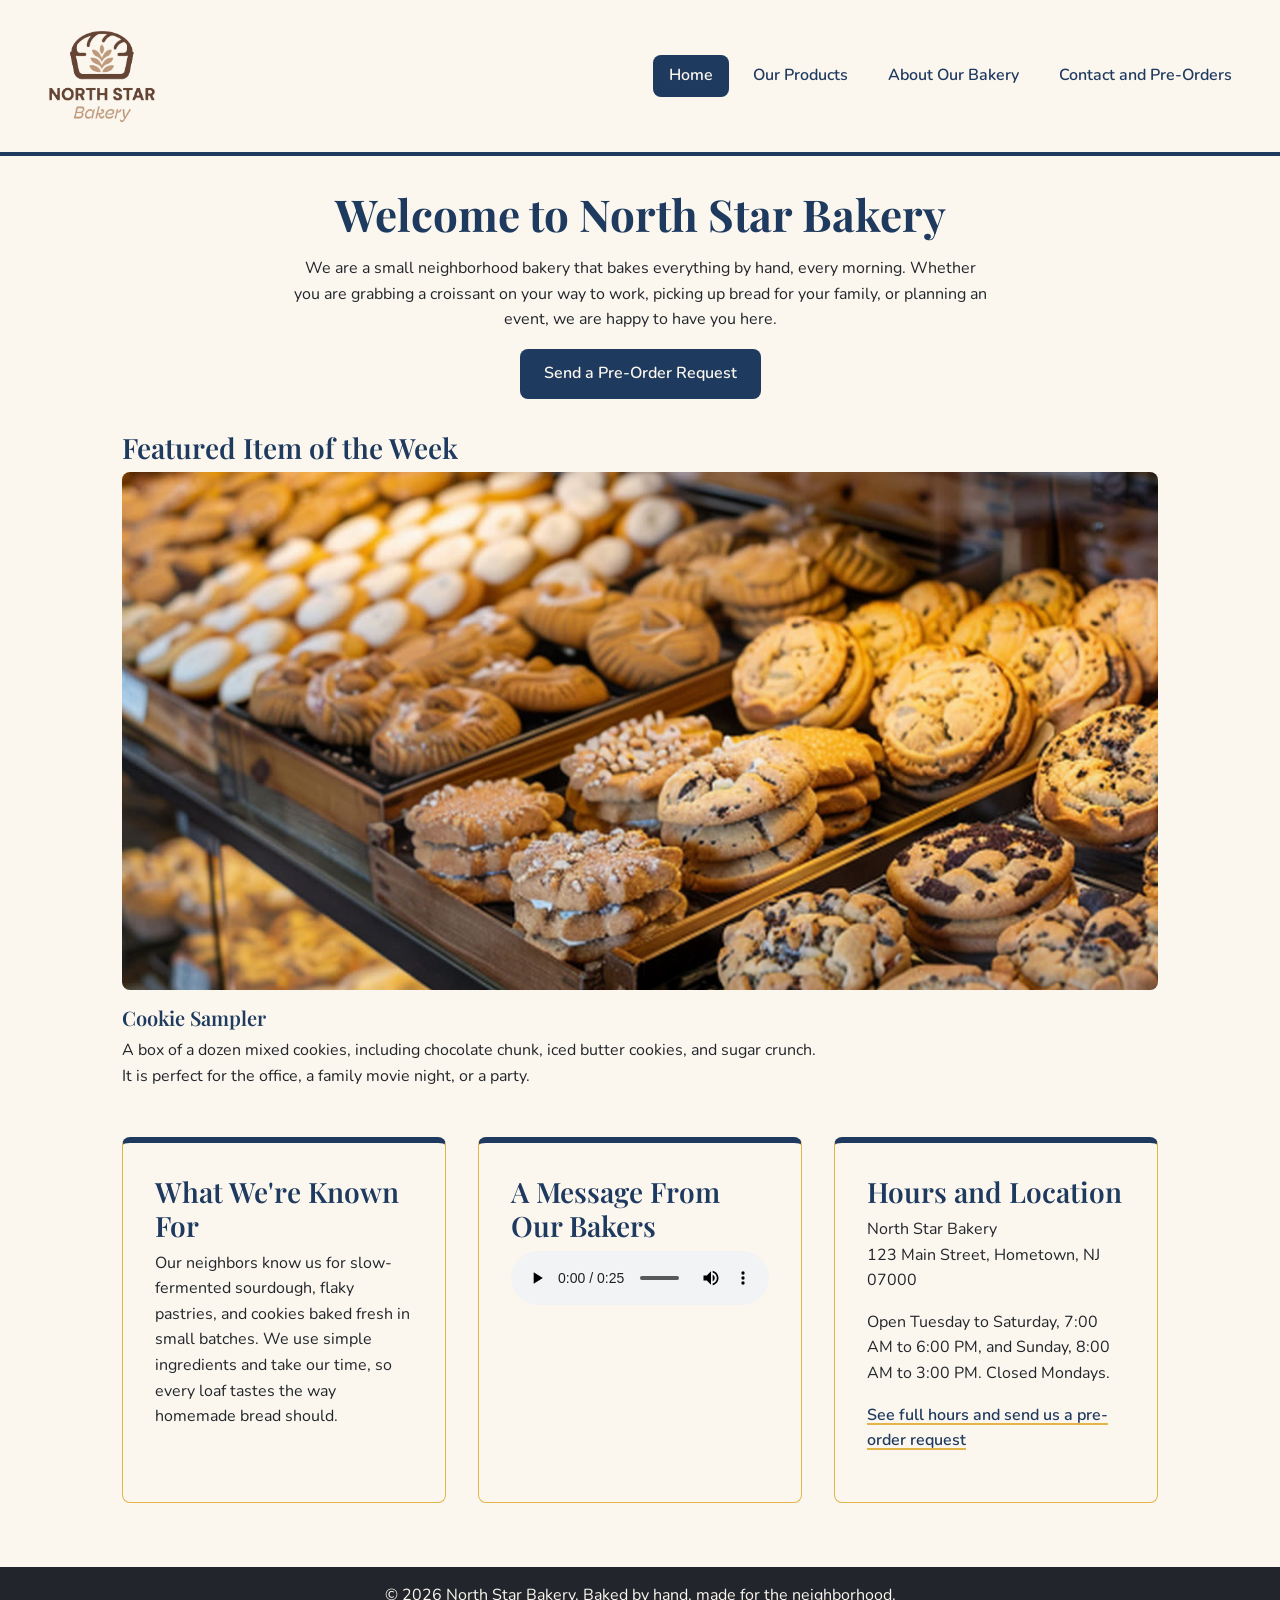
<file: northstar/index.html>
<!DOCTYPE html>
<html lang="en">
<head>
  <meta charset="UTF-8">
  <meta name="viewport" content="width=device-width, initial-scale=1.0">
  <title>Home | North Star Bakery</title>
  <link rel="preconnect" href="https://fonts.googleapis.com">
  <link rel="preconnect" href="https://fonts.gstatic.com" crossorigin>
  <link href="https://fonts.googleapis.com/css2?family=Nunito:wght@400;600;700&family=Playfair+Display:wght@600;700&display=swap" rel="stylesheet">
  <link rel="stylesheet" href="styles.css">
</head>
<body>
  <header class="site-header">
    <a href="index.html" class="logo-link">
      <img src="bakery-logo.png" alt="North Star Bakery logo, a brown loaf of bread with a wheat stalk inside" class="logo" width="200">
    </a>
    <nav aria-label="Main navigation">
      <ul class="nav-list">
        <li><a href="index.html" aria-current="page">Home</a></li>
        <li><a href="products.html">Our Products</a></li>
        <li><a href="about.html">About Our Bakery</a></li>
        <li><a href="contact.html">Contact and Pre-Orders</a></li>
      </ul>
    </nav>
  </header>

  <main>
    <section class="intro">
      <h1>Welcome to North Star Bakery</h1>
      <p>We are a small neighborhood bakery that bakes everything by hand, every morning. Whether you are grabbing a croissant on your way to work, picking up bread for your family, or planning an event, we are happy to have you here.</p>
      <p><a href="contact.html" class="button">Send a Pre-Order Request</a></p>
    </section>

    <section class="feature">
      <h2>Featured Item of the Week</h2>
      <div class="feature-content">
        <picture>
          <source media="(min-width: 768px)" srcset="bakery-feature-large.jpg">
          <img src="bakery-feature-small.jpg" alt="Display case filled with fresh chocolate chip cookies, iced cookies, and sugar-topped sandwich cookies" width="600">
        </picture>
        <div class="feature-text">
          <h3>Cookie Sampler</h3>
          <p>A box of a dozen mixed cookies, including chocolate chunk, iced butter cookies, and sugar crunch. It is perfect for the office, a family movie night, or a party.</p>
        </div>
      </div>
    </section>

    <div class="card-row">
      <section class="card">
        <h2>What We're Known For</h2>
        <p>Our neighbors know us for slow-fermented sourdough, flaky pastries, and cookies baked fresh in small batches. We use simple ingredients and take our time, so every loaf tastes the way homemade bread should.</p>
      </section>

      <section class="card">
        <h2>A Message From Our Bakers</h2>
        <audio controls>
          <source src="bakery-welcome.mp3" type="audio/mpeg">
          Your browser does not support the audio element. In this welcome message, our bakers say hello, invite you to visit the shop, and remind you that pre-orders can be placed on our contact page.
        </audio>
      </section>

      <section class="card">
        <h2>Hours and Location</h2>
        <p>North Star Bakery<br>
        123 Main Street, Hometown, NJ 07000</p>
        <p>Open Tuesday to Saturday, 7:00 AM to 6:00 PM, and Sunday, 8:00 AM to 3:00 PM. Closed Mondays.</p>
        <p><a href="contact.html">See full hours and send us a pre-order request</a></p>
      </section>
    </div>
  </main>

  <footer class="site-footer">
    <p>&copy; 2026 North Star Bakery. Baked by hand, made for the neighborhood.</p>
  </footer>
</body>
</html>
</file>
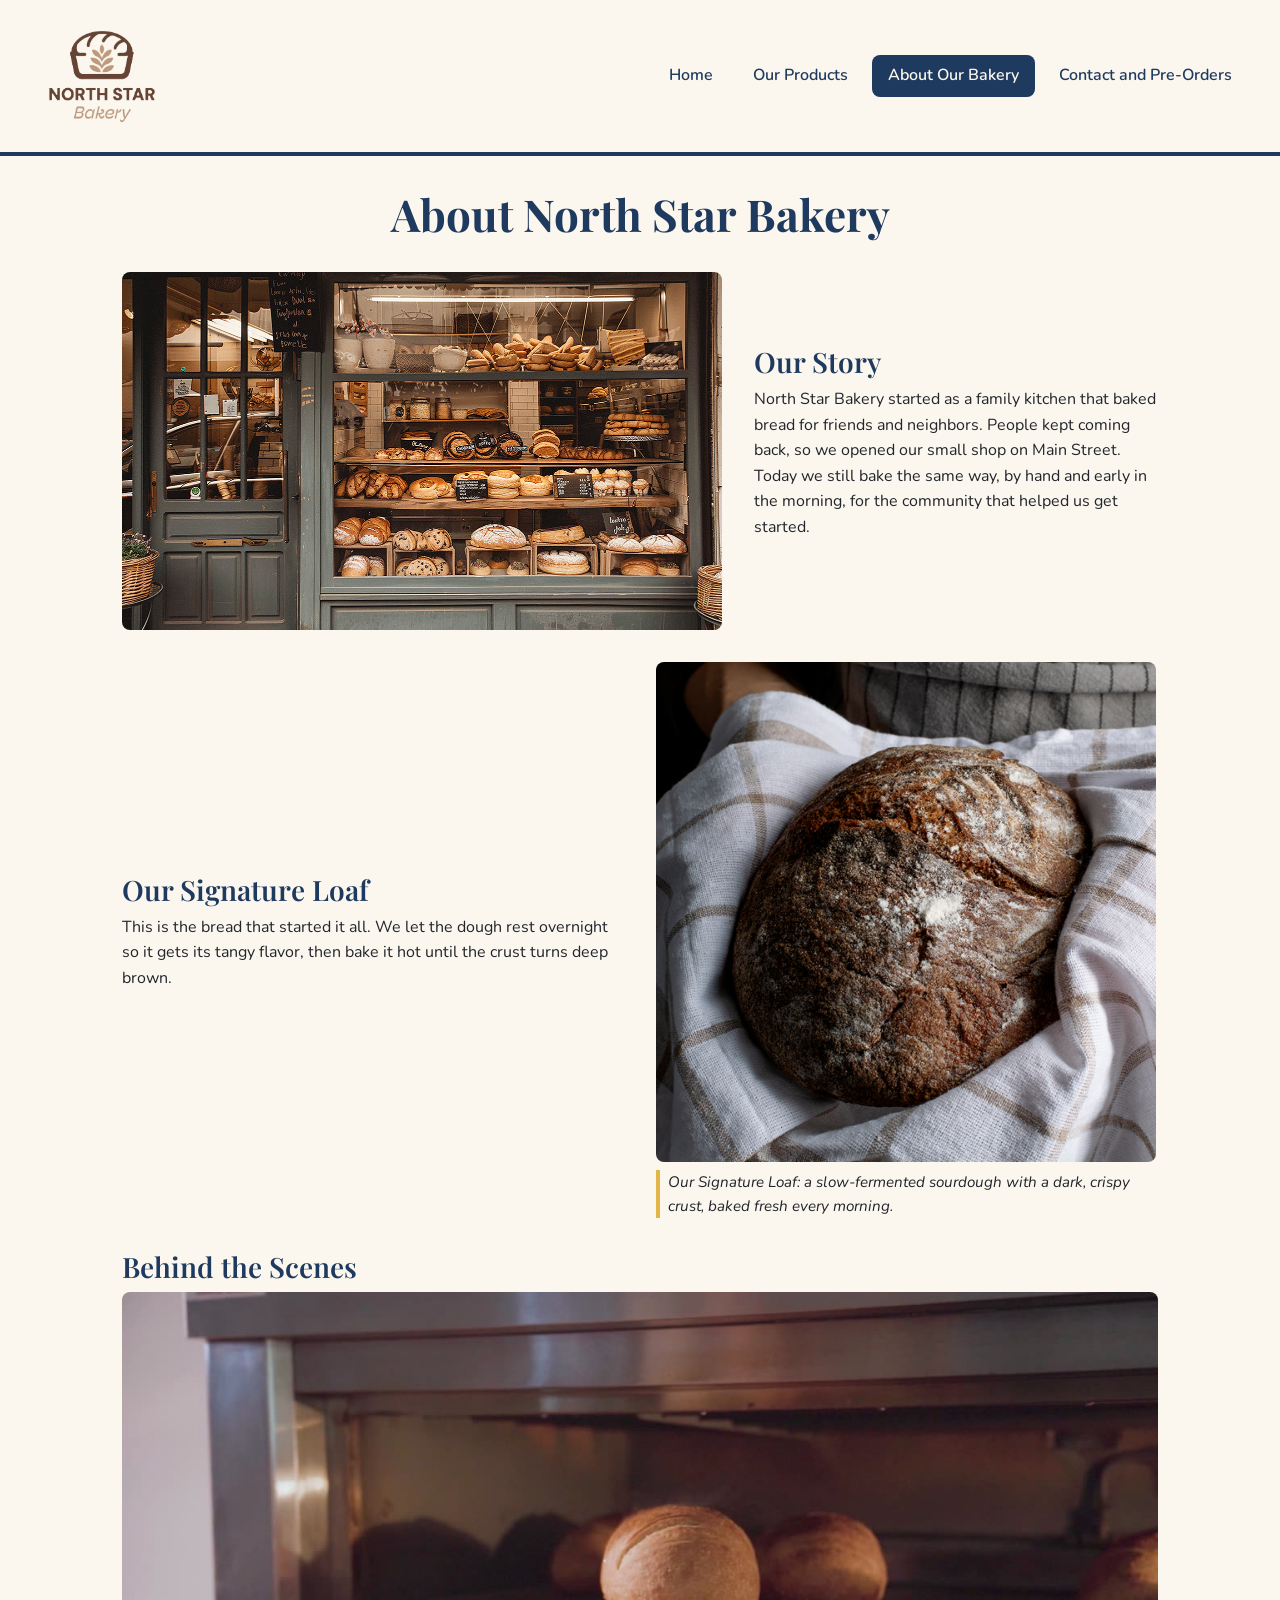
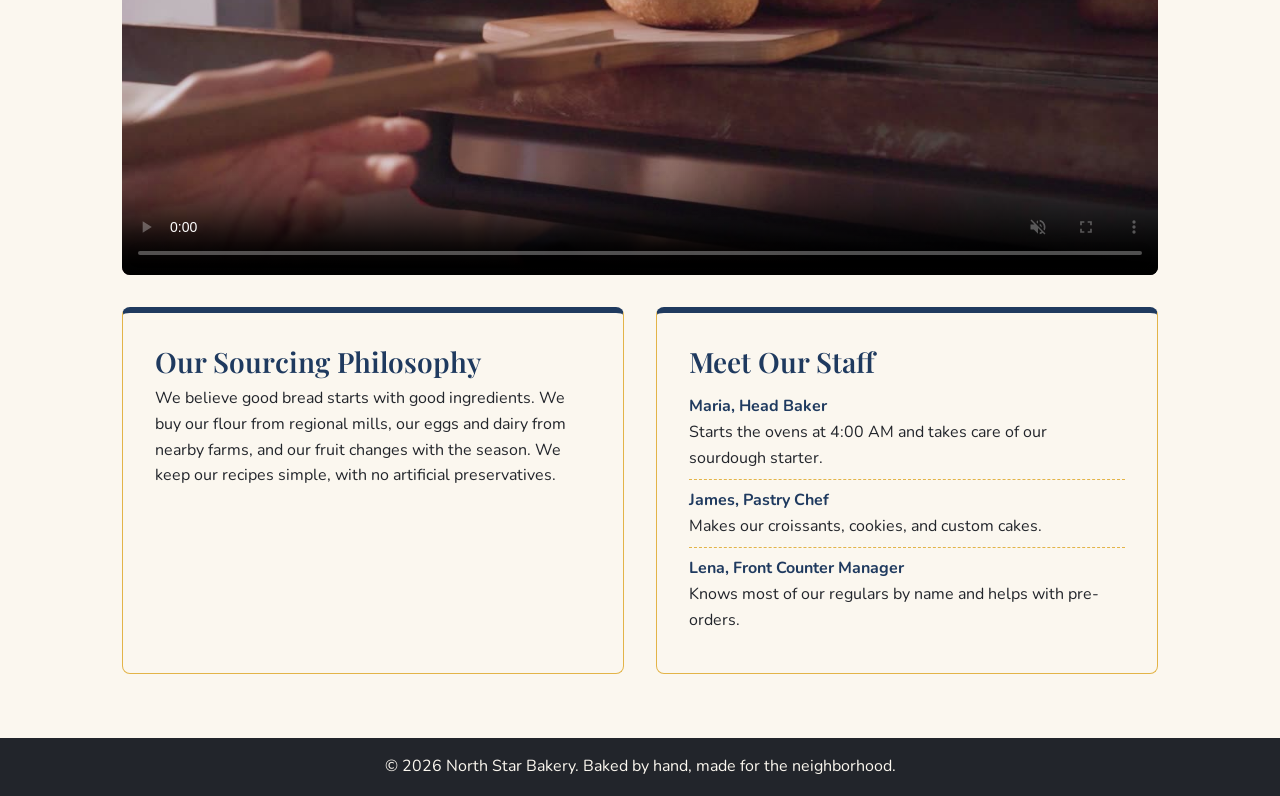
<file: northstar/about.html>
<!DOCTYPE html>
<html lang="en">
<head>
  <meta charset="UTF-8">
  <meta name="viewport" content="width=device-width, initial-scale=1.0">
  <title>About | North Star Bakery</title>
  <link rel="preconnect" href="https://fonts.googleapis.com">
  <link rel="preconnect" href="https://fonts.gstatic.com" crossorigin>
  <link href="https://fonts.googleapis.com/css2?family=Nunito:wght@400;600;700&family=Playfair+Display:wght@600;700&display=swap" rel="stylesheet">
  <link rel="stylesheet" href="styles.css">
</head>
<body>
  <header class="site-header">
    <a href="index.html" class="logo-link">
      <img src="bakery-logo.png" alt="North Star Bakery logo, a brown loaf of bread with a wheat stalk inside" class="logo" width="200">
    </a>
    <nav aria-label="Main navigation">
      <ul class="nav-list">
        <li><a href="index.html">Home</a></li>
        <li><a href="products.html">Our Products</a></li>
        <li><a href="about.html" aria-current="page">About Our Bakery</a></li>
        <li><a href="contact.html">Contact and Pre-Orders</a></li>
      </ul>
    </nav>
  </header>

  <main>
    <section class="intro">
      <h1>About North Star Bakery</h1>
    </section>

    <section class="split">
      <img src="bakery-storefront.jpg" alt="North Star Bakery storefront with a dark front and a window full of breads, pastries, and chalkboard signs" width="600">
      <div>
        <h2>Our Story</h2>
        <p>North Star Bakery started as a family kitchen that baked bread for friends and neighbors. People kept coming back, so we opened our small shop on Main Street. Today we still bake the same way, by hand and early in the morning, for the community that helped us get started.</p>
      </div>
    </section>

    <section class="split reverse">
      <figure>
        <img src="bakery-signature-loaf.jpg" alt="A round, dark-crusted sourdough loaf dusted with flour, wrapped in a white and tan checkered kitchen towel" width="500">
        <figcaption>Our Signature Loaf: a slow-fermented sourdough with a dark, crispy crust, baked fresh every morning.</figcaption>
      </figure>
      <div>
        <h2>Our Signature Loaf</h2>
        <p>This is the bread that started it all. We let the dough rest overnight so it gets its tangy flavor, then bake it hot until the crust turns deep brown.</p>
      </div>
    </section>

    <section class="feature">
      <h2>Behind the Scenes</h2>
      <video controls muted playsinline preload="metadata" poster="bakery-video-poster.jpg" width="800">
        <source src="bakery-behind-scenes.mp4" type="video/mp4">
        Your browser does not support the video element. In this short video, a baker uses a wooden peel to pull fresh, golden sourdough loaves out of our oven early in the morning.
      </video>
    </section>

    <div class="card-row">
      <section class="card">
        <h2>Our Sourcing Philosophy</h2>
        <p>We believe good bread starts with good ingredients. We buy our flour from regional mills, our eggs and dairy from nearby farms, and our fruit changes with the season. We keep our recipes simple, with no artificial preservatives.</p>
      </section>

      <section class="card">
        <h2>Meet Our Staff</h2>
        <ul class="menu-list">
          <li><strong>Maria, Head Baker</strong> Starts the ovens at 4:00 AM and takes care of our sourdough starter.</li>
          <li><strong>James, Pastry Chef</strong> Makes our croissants, cookies, and custom cakes.</li>
          <li><strong>Lena, Front Counter Manager</strong> Knows most of our regulars by name and helps with pre-orders.</li>
        </ul>
      </section>
    </div>
  </main>

  <footer class="site-footer">
    <p>&copy; 2026 North Star Bakery. Baked by hand, made for the neighborhood.</p>
  </footer>
</body>
</html>
</file>
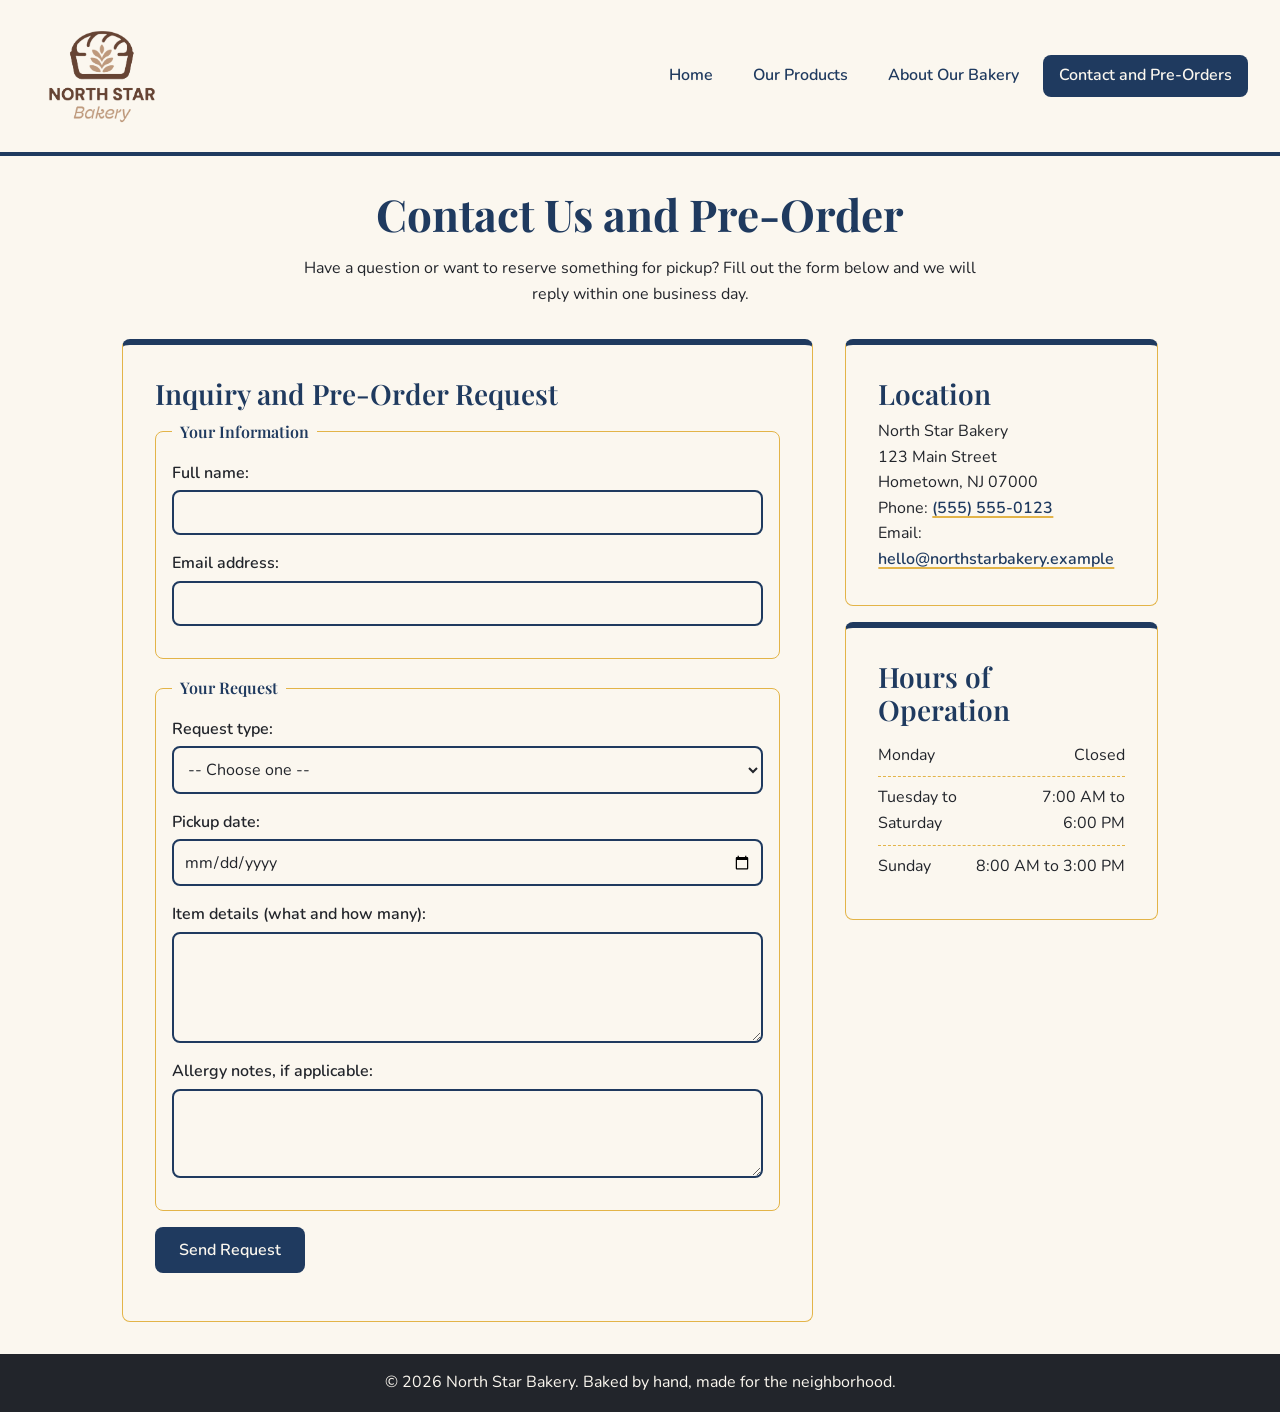
<file: northstar/contact.html>
<!DOCTYPE html>
<html lang="en">
<head>
  <meta charset="UTF-8">
  <meta name="viewport" content="width=device-width, initial-scale=1.0">
  <title>Contact | North Star Bakery</title>
  <link rel="preconnect" href="https://fonts.googleapis.com">
  <link rel="preconnect" href="https://fonts.gstatic.com" crossorigin>
  <link href="https://fonts.googleapis.com/css2?family=Nunito:wght@400;600;700&family=Playfair+Display:wght@600;700&display=swap" rel="stylesheet">
  <link rel="stylesheet" href="styles.css">
</head>
<body>
  <header class="site-header">
    <a href="index.html" class="logo-link">
      <img src="bakery-logo.png" alt="North Star Bakery logo, a brown loaf of bread with a wheat stalk inside" class="logo" width="200">
    </a>
    <nav aria-label="Main navigation">
      <ul class="nav-list">
        <li><a href="index.html">Home</a></li>
        <li><a href="products.html">Our Products</a></li>
        <li><a href="about.html">About Our Bakery</a></li>
        <li><a href="contact.html" aria-current="page">Contact and Pre-Orders</a></li>
      </ul>
    </nav>
  </header>

  <main>
    <section class="intro">
      <h1>Contact Us and Pre-Order</h1>
      <p>Have a question or want to reserve something for pickup? Fill out the form below and we will reply within one business day.</p>
    </section>

    <div class="contact-layout">
      <section class="card form-card">
        <h2>Inquiry and Pre-Order Request</h2>
        <form action="#" method="post">
          <fieldset>
            <legend>Your Information</legend>
            <p class="form-row">
              <label for="name">Full name:</label>
              <input type="text" id="name" name="name" required minlength="2" maxlength="50" pattern="[A-Za-zÀ-ÿ .'-]+" title="Please use letters only" autocomplete="name">
            </p>
            <p class="form-row">
              <label for="email">Email address:</label>
              <input type="email" id="email" name="email" required autocomplete="email">
            </p>
          </fieldset>

          <fieldset>
            <legend>Your Request</legend>
            <p class="form-row">
              <label for="request-type">Request type:</label>
              <select id="request-type" name="request-type" required>
                <option value="">-- Choose one --</option>
                <option value="pre-order">Pre-order</option>
                <option value="event">Event or large order</option>
                <option value="question">General question</option>
              </select>
            </p>
            <p class="form-row">
              <label for="pickup-date">Pickup date:</label>
              <input type="date" id="pickup-date" name="pickup-date" required>
            </p>
            <p class="form-row">
              <label for="item-details">Item details (what and how many):</label>
              <textarea id="item-details" name="item-details" rows="4" required maxlength="500"></textarea>
            </p>
            <p class="form-row">
              <label for="allergy-notes">Allergy notes, if applicable:</label>
              <textarea id="allergy-notes" name="allergy-notes" rows="3" maxlength="300"></textarea>
            </p>
          </fieldset>

          <p>
            <button type="submit" class="button">Send Request</button>
          </p>
        </form>
      </section>

      <div class="contact-info">
        <section class="card">
          <h2>Location</h2>
          <address>
            North Star Bakery<br>
            123 Main Street<br>
            Hometown, NJ 07000<br>
            Phone: <a href="tel:+15555550123">(555) 555-0123</a><br>
            Email: <a href="mailto:hello@northstarbakery.example">hello@northstarbakery.example</a>
          </address>
        </section>

        <section class="card">
          <h2>Hours of Operation</h2>
          <ul class="hours-list">
            <li><span>Monday</span> <span>Closed</span></li>
            <li><span>Tuesday to Saturday</span> <span>7:00 AM to 6:00 PM</span></li>
            <li><span>Sunday</span> <span>8:00 AM to 3:00 PM</span></li>
          </ul>
        </section>
      </div>
    </div>
  </main>

  <footer class="site-footer">
    <p>&copy; 2026 North Star Bakery. Baked by hand, made for the neighborhood.</p>
  </footer>
</body>
</html>
</file>
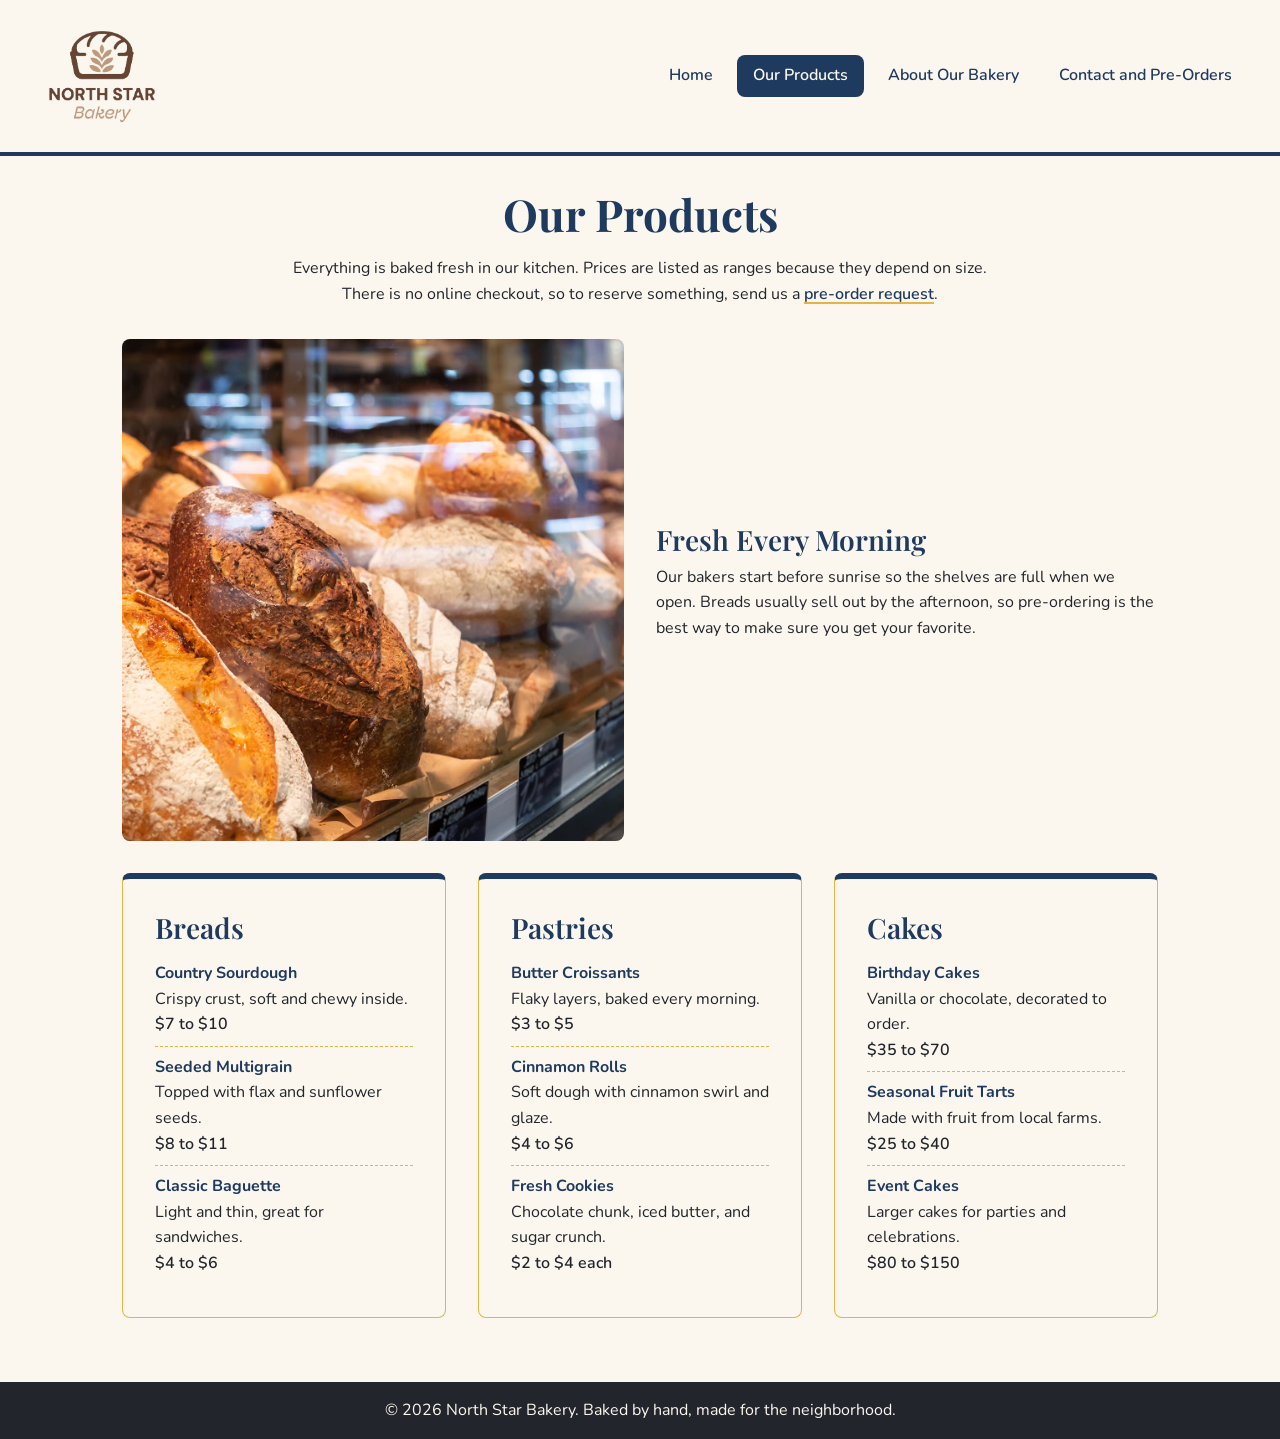
<file: northstar/products.html>
<!DOCTYPE html>
<html lang="en">
<head>
  <meta charset="UTF-8">
  <meta name="viewport" content="width=device-width, initial-scale=1.0">
  <title>Products | North Star Bakery</title>
  <link rel="preconnect" href="https://fonts.googleapis.com">
  <link rel="preconnect" href="https://fonts.gstatic.com" crossorigin>
  <link href="https://fonts.googleapis.com/css2?family=Nunito:wght@400;600;700&family=Playfair+Display:wght@600;700&display=swap" rel="stylesheet">
  <link rel="stylesheet" href="styles.css">
</head>
<body>
  <header class="site-header">
    <a href="index.html" class="logo-link">
      <img src="bakery-logo.png" alt="North Star Bakery logo, a brown loaf of bread with a wheat stalk inside" class="logo" width="200">
    </a>
    <nav aria-label="Main navigation">
      <ul class="nav-list">
        <li><a href="index.html">Home</a></li>
        <li><a href="products.html" aria-current="page">Our Products</a></li>
        <li><a href="about.html">About Our Bakery</a></li>
        <li><a href="contact.html">Contact and Pre-Orders</a></li>
      </ul>
    </nav>
  </header>

  <main>
    <section class="intro">
      <h1>Our Products</h1>
      <p>Everything is baked fresh in our kitchen. Prices are listed as ranges because they depend on size. There is no online checkout, so to reserve something, send us a <a href="contact.html">pre-order request</a>.</p>
    </section>

    <section class="split">
      <img src="bakery-bread.jpg" alt="Rustic sourdough loaves with golden, scored crusts and seeds on top, lined up behind a glass display" width="500">
      <div>
        <h2>Fresh Every Morning</h2>
        <p>Our bakers start before sunrise so the shelves are full when we open. Breads usually sell out by the afternoon, so pre-ordering is the best way to make sure you get your favorite.</p>
      </div>
    </section>

    <div class="card-row">
      <section class="card">
        <h2>Breads</h2>
        <ul class="menu-list">
          <li><strong>Country Sourdough</strong> Crispy crust, soft and chewy inside. <span class="price">$7 to $10</span></li>
          <li><strong>Seeded Multigrain</strong> Topped with flax and sunflower seeds. <span class="price">$8 to $11</span></li>
          <li><strong>Classic Baguette</strong> Light and thin, great for sandwiches. <span class="price">$4 to $6</span></li>
        </ul>
      </section>

      <section class="card">
        <h2>Pastries</h2>
        <ul class="menu-list">
          <li><strong>Butter Croissants</strong> Flaky layers, baked every morning. <span class="price">$3 to $5</span></li>
          <li><strong>Cinnamon Rolls</strong> Soft dough with cinnamon swirl and glaze. <span class="price">$4 to $6</span></li>
          <li><strong>Fresh Cookies</strong> Chocolate chunk, iced butter, and sugar crunch. <span class="price">$2 to $4 each</span></li>
        </ul>
      </section>

      <section class="card">
        <h2>Cakes</h2>
        <ul class="menu-list">
          <li><strong>Birthday Cakes</strong> Vanilla or chocolate, decorated to order. <span class="price">$35 to $70</span></li>
          <li><strong>Seasonal Fruit Tarts</strong> Made with fruit from local farms. <span class="price">$25 to $40</span></li>
          <li><strong>Event Cakes</strong> Larger cakes for parties and celebrations. <span class="price">$80 to $150</span></li>
        </ul>
      </section>
    </div>
  </main>

  <footer class="site-footer">
    <p>&copy; 2026 North Star Bakery. Baked by hand, made for the neighborhood.</p>
  </footer>
</body>
</html>
</file>
<file: northstar/styles.css>
/* =========================================================
   North Star Bakery - Main Stylesheet
   Touchstone 3 - Carlos Amaya

   Color palette "North Star Night" (4 colors):
     Navy   #1F3A5F  - the night sky: headings, links, buttons, header border
     Gold   #E3B448  - the star: accents only (borders, hover, focus)
     Ivory  #FBF7EF  - flour: page background, light text on dark areas
     Ink    #22252B  - body text and footer background

   Fonts (2 families):
     Playfair Display - headings (elegant, like a bakery shop sign)
     Nunito           - body text, nav, and forms (round, friendly, easy to read)

   Approach: mobile-first. The base styles are for small
   screens. The media query at the bottom changes the layout
   for screens 768px and wider.
   ========================================================= */

/* ---------- Color and spacing variables ---------- */
:root {
  --ivory: #FBF7EF;
  --navy: #1F3A5F;
  --gold: #E3B448;
  --ink: #22252B;

  --space-sm: 0.5rem;
  --space-md: 1rem;
  --space-lg: 2rem;
  --radius: 8px;
}

/* ---------- Base styles ---------- */
* {
  box-sizing: border-box;
}

body {
  margin: 0;
  background-color: var(--ivory);
  color: var(--ink);
  font-family: "Nunito", Arial, sans-serif;
  font-size: 1rem;
  line-height: 1.6;
}

img,
video {
  max-width: 100%;
  height: auto;
  display: block;
}

audio {
  width: 100%;
}

/* ---------- Typography ---------- */
h1,
h2,
h3 {
  font-family: "Playfair Display", Georgia, serif;
  color: var(--navy);
  line-height: 1.2;
  margin-top: 0;
}

h1 {
  font-size: 2rem;
  font-weight: 700;
  margin-bottom: var(--space-md);
}

h2 {
  font-size: 1.5rem;
  font-weight: 600;
  margin-bottom: var(--space-sm);
}

h3 {
  font-size: 1.25rem;
  font-weight: 600;
  margin-bottom: var(--space-sm);
}

p {
  margin-top: 0;
  margin-bottom: var(--space-md);
}

a {
  color: var(--navy);
  font-weight: 600;
  text-decoration-color: var(--gold);
  text-decoration-thickness: 2px;
  text-underline-offset: 3px;
}

a:hover {
  text-decoration-color: var(--navy);
}

/* Visible keyboard focus on every interactive element */
a:focus-visible,
button:focus-visible,
input:focus-visible,
select:focus-visible,
textarea:focus-visible {
  outline: 3px solid var(--gold);
  outline-offset: 2px;
}

/* ---------- Header and navigation ---------- */
.site-header {
  display: flex;
  flex-direction: column;
  align-items: center;
  gap: var(--space-sm);
  padding: var(--space-md);
  border-bottom: 4px solid var(--navy);
}

.logo {
  width: 120px;
  /* The logo has a white background. "multiply" blends the
     white into the ivory background so there is no white box around it. */
  mix-blend-mode: multiply;
}

.nav-list {
  list-style: none;
  margin: 0;
  padding: 0;
  display: flex;
  flex-direction: column;
  align-items: center;
  gap: var(--space-sm);
  width: 100%;
}

.nav-list a {
  display: block;
  padding: var(--space-sm) var(--space-md);
  border-radius: var(--radius);
  text-decoration: none;
  color: var(--navy);
}

.nav-list a:hover {
  background-color: var(--gold);
  color: var(--ink);
}

/* Highlights the page the visitor is on */
.nav-list a[aria-current="page"] {
  background-color: var(--navy);
  color: var(--ivory);
}

/* ---------- Main layout ---------- */
main {
  max-width: 1100px;
  margin: 0 auto;
  padding: var(--space-lg) var(--space-md);
}

section {
  margin-bottom: var(--space-lg);
}

.intro {
  text-align: center;
  max-width: 700px;
  margin-left: auto;
  margin-right: auto;
}

/* Cards stack on top of each other on small screens */
.card-row {
  display: flex;
  flex-direction: column;
  gap: var(--space-md);
  margin-bottom: var(--space-lg);
}

.card {
  flex: 1;
  margin-bottom: 0;
  padding: var(--space-md);
  border: 1px solid var(--gold);
  border-top: 6px solid var(--navy);
  border-radius: var(--radius);
}

/* Image + text blocks (Products and About pages) */
.split {
  display: flex;
  flex-direction: column;
  gap: var(--space-md);
}

.split img {
  border-radius: var(--radius);
}

/* Featured item and video */
.feature-content {
  display: flex;
  flex-direction: column;
  gap: var(--space-md);
}

.feature img,
.feature video {
  border-radius: var(--radius);
  width: 100%;
}

figure {
  margin: 0;
}

figcaption {
  font-style: italic;
  font-size: 0.95rem;
  margin-top: var(--space-sm);
  padding-left: var(--space-sm);
  border-left: 4px solid var(--gold);
}

/* ---------- Buttons ---------- */
.button {
  display: inline-block;
  padding: 0.75rem 1.5rem;
  background-color: var(--navy);
  color: var(--ivory);
  font-family: "Nunito", Arial, sans-serif;
  font-size: 1rem;
  font-weight: 600;
  text-decoration: none;
  border: none;
  border-radius: var(--radius);
  cursor: pointer;
}

.button:hover {
  background-color: var(--gold);
  color: var(--ink);
}

/* ---------- Lists (menu, staff, hours) ---------- */
.menu-list,
.hours-list {
  list-style: none;
  padding: 0;
  margin: 0;
}

.menu-list li {
  padding: var(--space-sm) 0;
  border-bottom: 1px dashed var(--gold);
}

.menu-list li:last-child {
  border-bottom: none;
}

/* Product or staff name sits on its own line */
.menu-list strong {
  display: block;
  color: var(--navy);
}

.price {
  display: block;
  font-weight: 600;
}

.hours-list li {
  display: flex;
  justify-content: space-between;
  gap: var(--space-md);
  padding: var(--space-sm) 0;
  border-bottom: 1px dashed var(--gold);
}

.hours-list span:last-child {
  text-align: right;
}

.hours-list li:last-child {
  border-bottom: none;
}

address {
  font-style: normal;
}

/* ---------- Contact form ---------- */
.contact-layout {
  display: flex;
  flex-direction: column;
  gap: var(--space-md);
}

.contact-info {
  display: flex;
  flex-direction: column;
  gap: var(--space-md);
}

fieldset {
  border: 1px solid var(--gold);
  border-radius: var(--radius);
  padding: var(--space-md);
  margin: 0 0 var(--space-md) 0;
}

legend {
  font-family: "Playfair Display", Georgia, serif;
  font-weight: 600;
  color: var(--navy);
  padding: 0 var(--space-sm);
}

.form-row {
  display: flex;
  flex-direction: column;
  gap: 0.25rem;
}

label {
  font-weight: 600;
}

input,
select,
textarea {
  width: 100%;
  padding: 0.6rem;
  font-family: "Nunito", Arial, sans-serif;
  font-size: 1rem;
  color: var(--ink);
  background-color: var(--ivory);
  border: 2px solid var(--navy);
  border-radius: var(--radius);
}

textarea {
  resize: vertical;
}

/* ---------- Footer ---------- */
.site-footer {
  background-color: var(--ink);
  color: var(--ivory);
  text-align: center;
  padding: var(--space-md);
}

.site-footer p {
  margin: 0;
}

/* =========================================================
   Larger screens (tablets and desktops)
   ========================================================= */
@media (min-width: 768px) {
  /* Logo on the left, navigation on the right */
  .site-header {
    flex-direction: row;
    justify-content: space-between;
    padding: var(--space-md) var(--space-lg);
  }

  .logo {
    width: 140px;
  }

  /* Navigation links go side by side */
  .nav-list {
    flex-direction: row;
    justify-content: flex-end;
    width: auto;
  }

  h1 {
    font-size: 2.75rem;
  }

  h2 {
    font-size: 1.75rem;
  }

  main {
    padding: var(--space-lg);
  }

  /* Cards sit next to each other in a row */
  .card-row {
    flex-direction: row;
    gap: var(--space-lg);
  }

  .card {
    padding: var(--space-lg);
  }

  /* Image on one side, text on the other */
  .split {
    flex-direction: row;
    align-items: center;
    gap: var(--space-lg);
  }

  .split > * {
    flex: 1;
  }

  /* About page: Signature Loaf section flips sides */
  .split.reverse {
    flex-direction: row-reverse;
  }

  .feature-text {
    max-width: 700px;
  }

  /* Contact page: form on the left, info on the right */
  .contact-layout {
    flex-direction: row;
    align-items: flex-start;
    gap: var(--space-lg);
  }

  .form-card {
    flex: 2;
  }

  .contact-info {
    flex: 1;
  }
}
</file>
